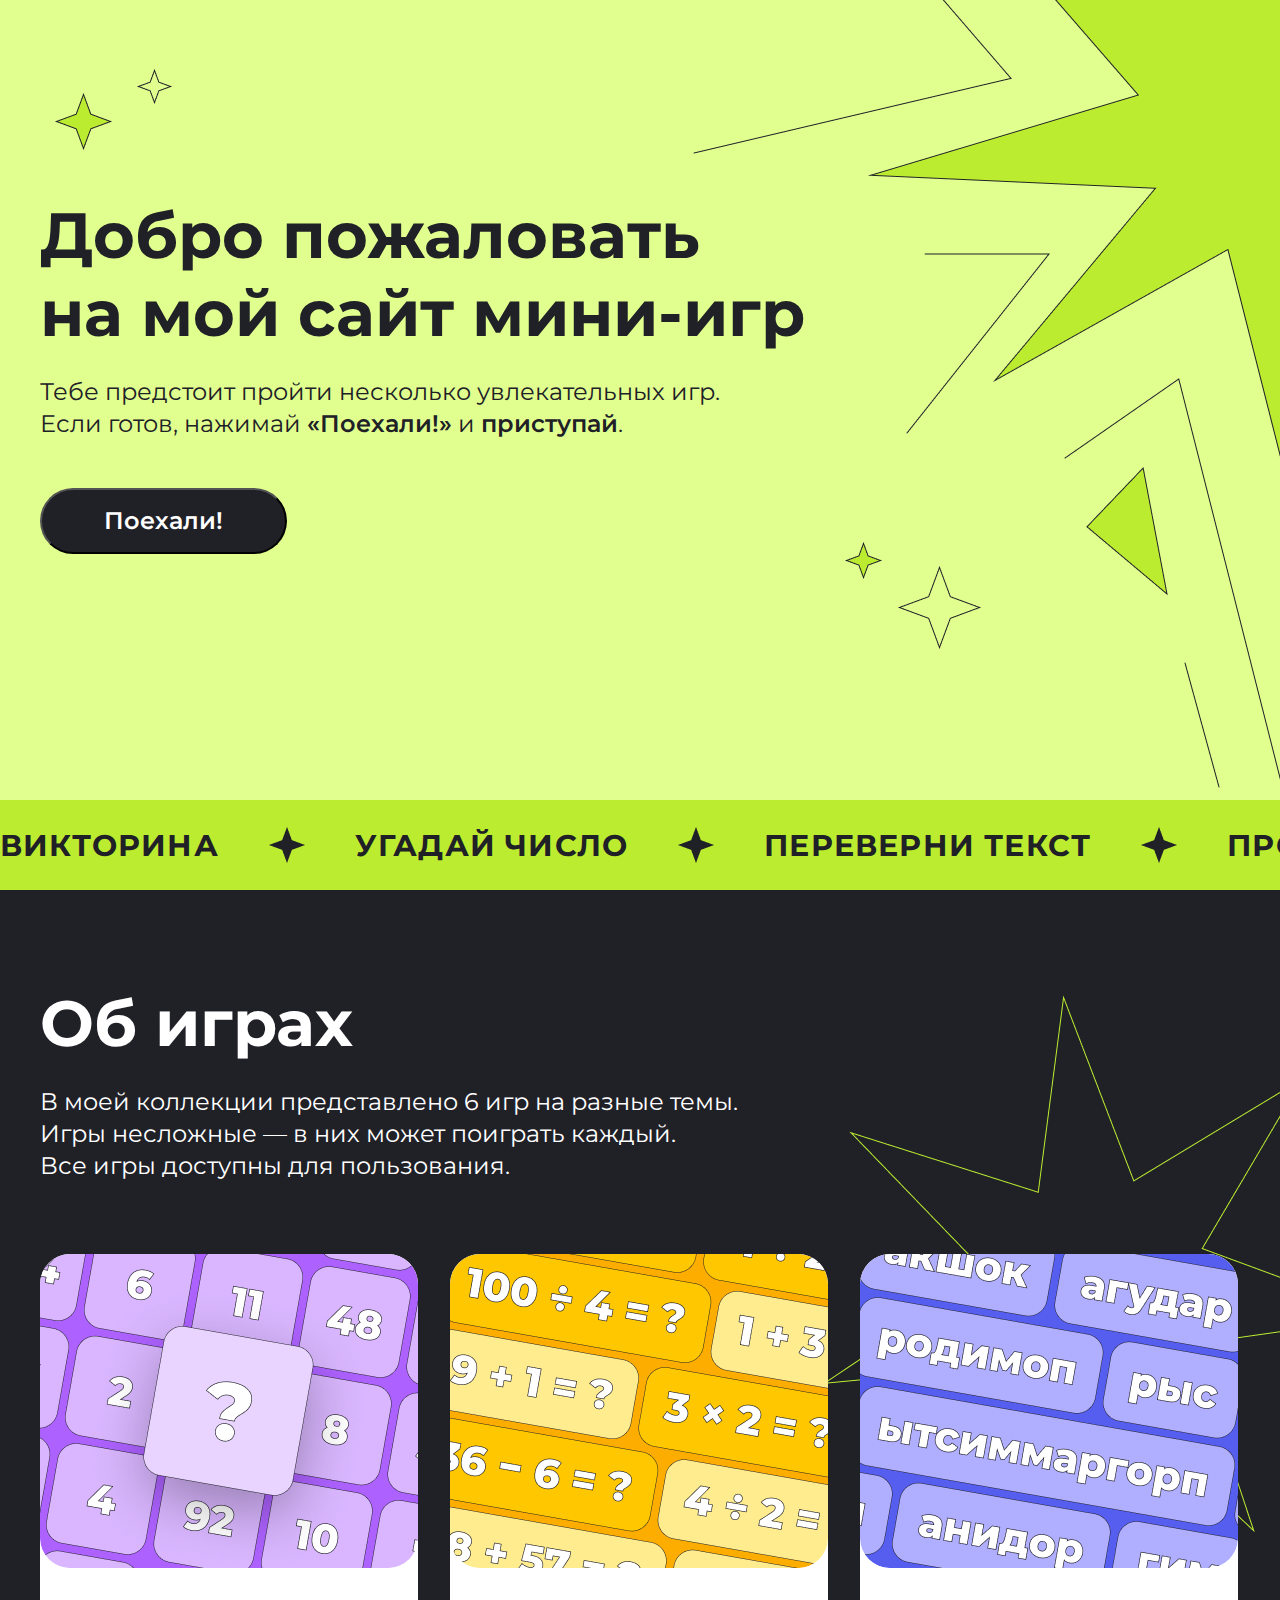
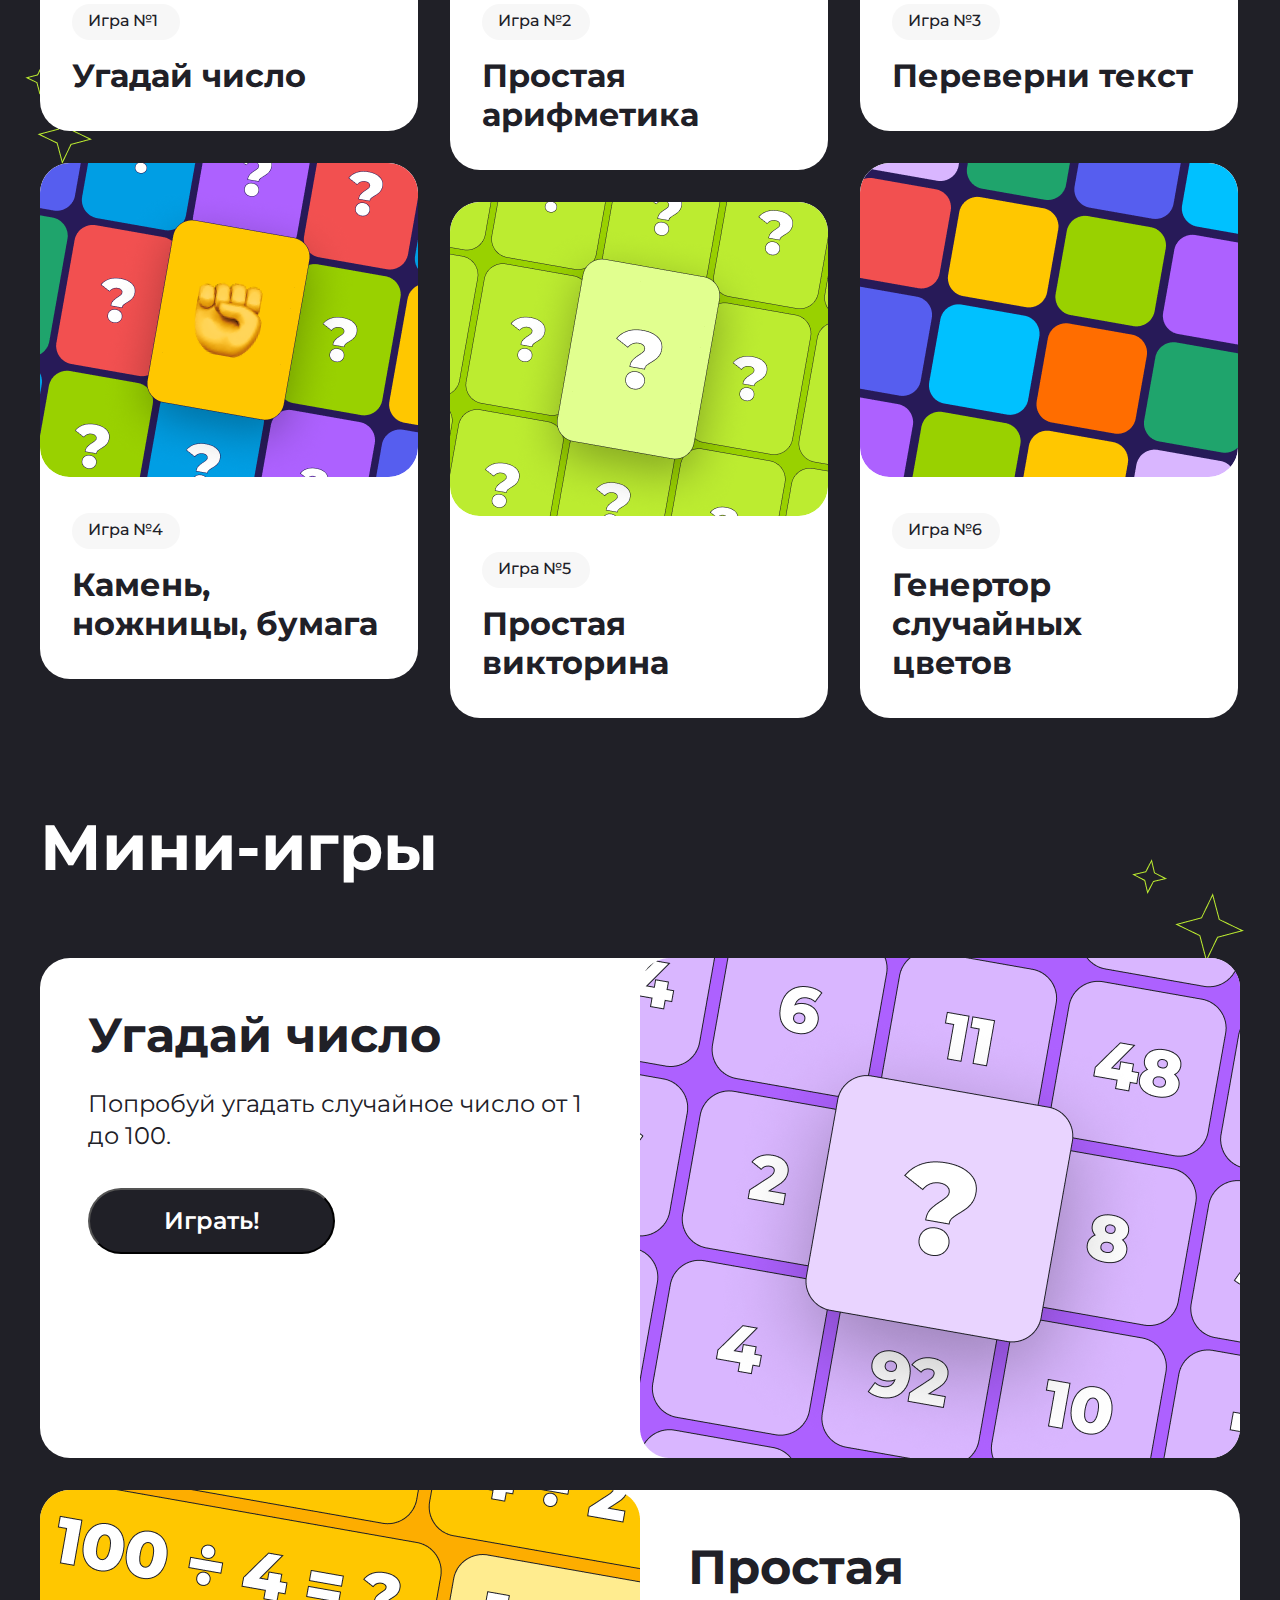
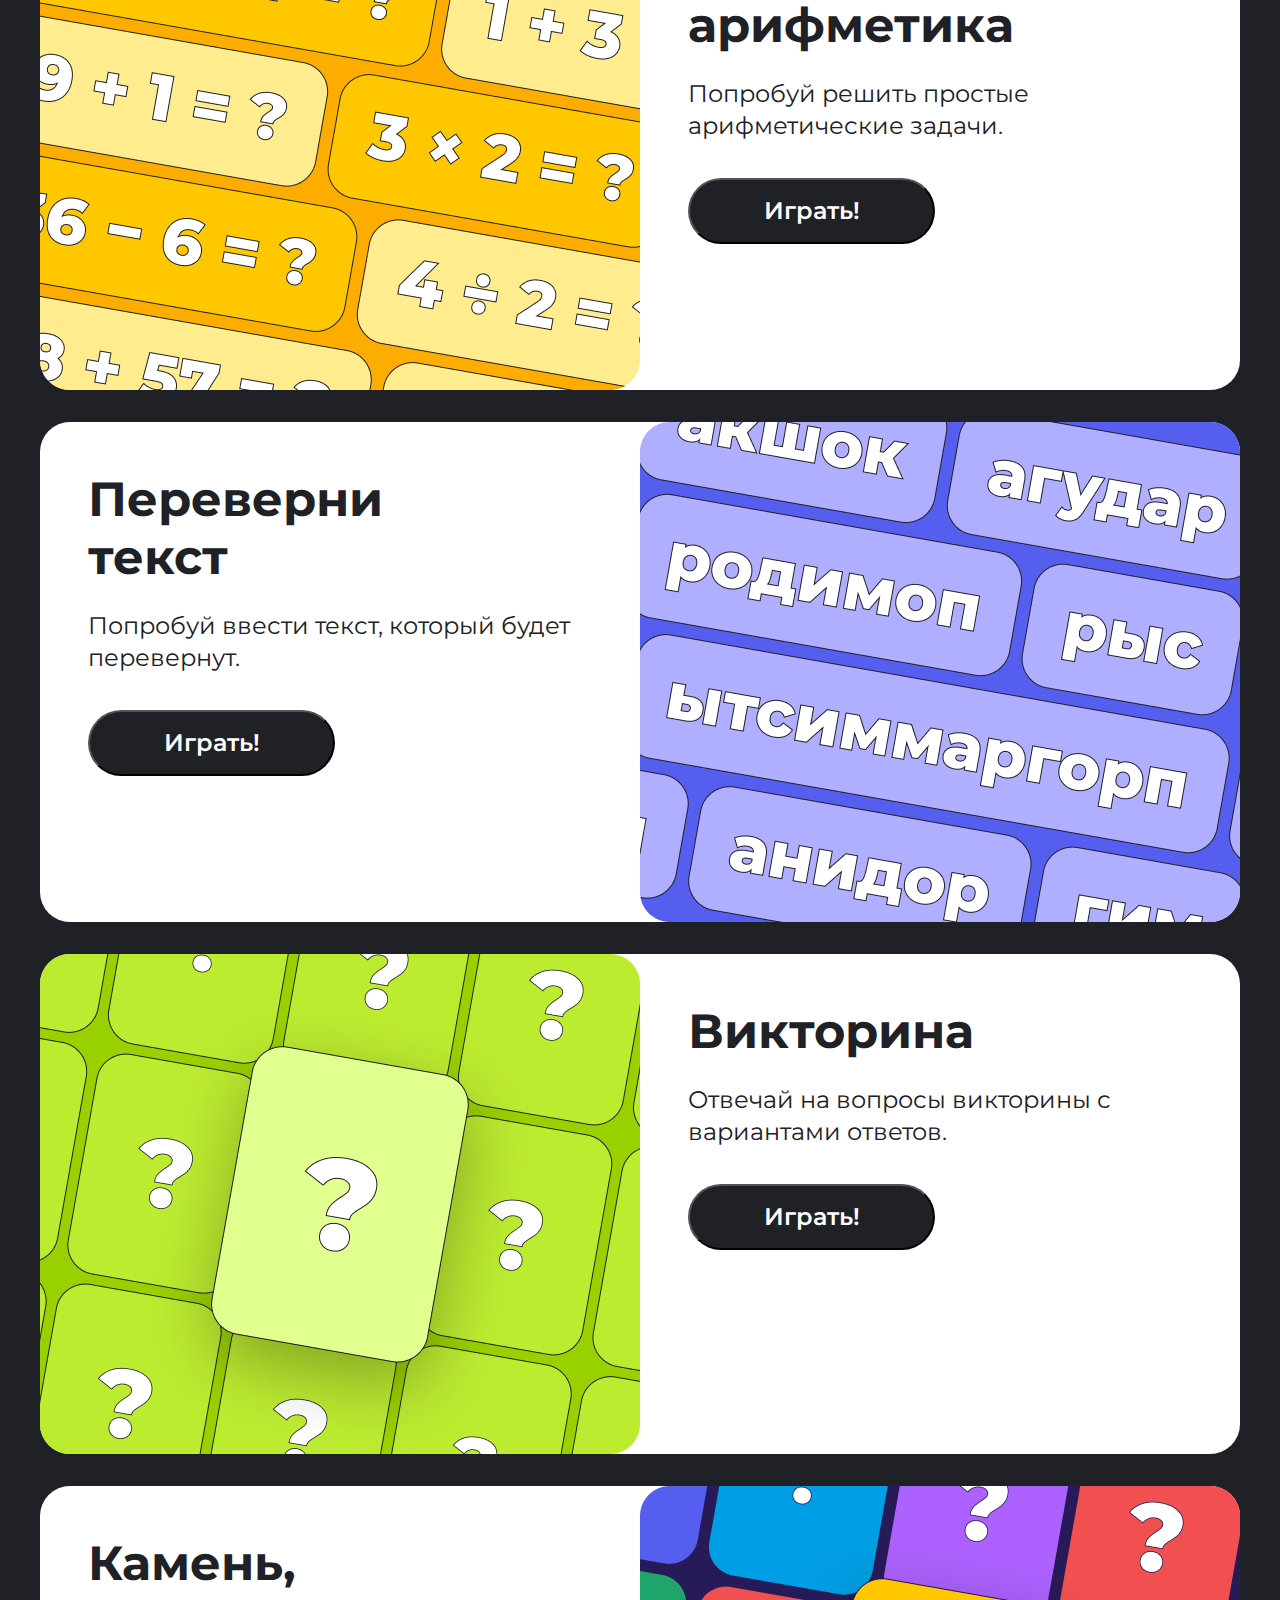
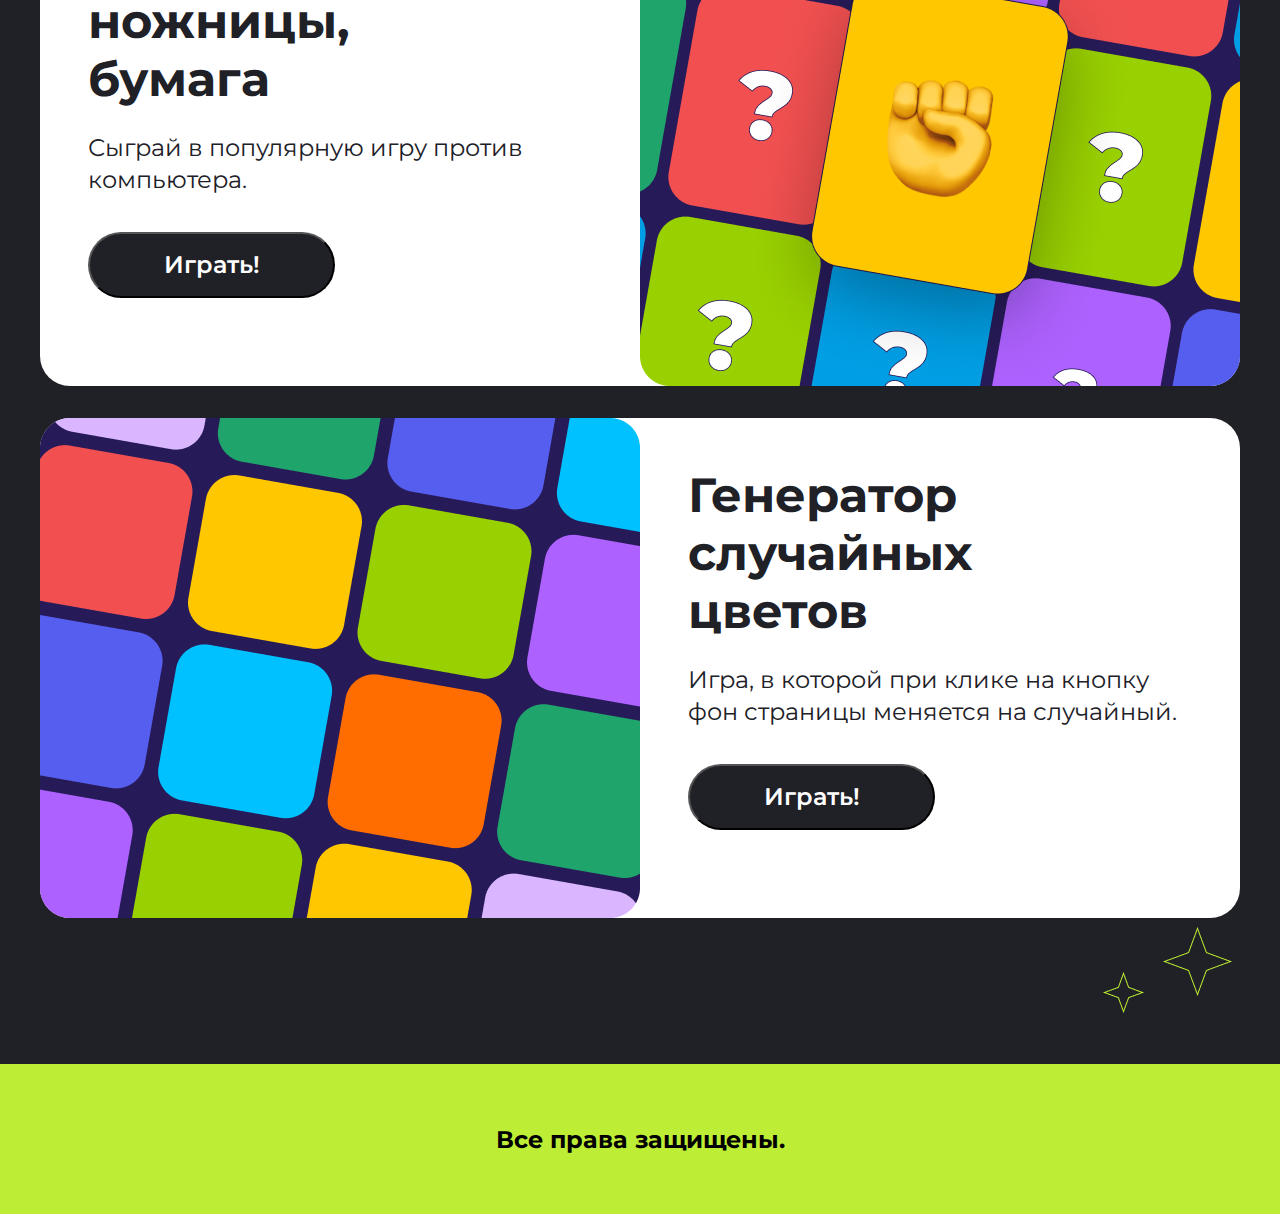
<file: index.html>
<!-- Changes -->


<!DOCTYPE html>
<html lang="en">

<head>
    <meta charset="UTF-8">
    <meta name="viewport" content="width=device-width, initial-scale=1.0">
    <link rel="preconnect" href="https://fonts.googleapis.com">
    <link rel="preconnect" href="https://fonts.gstatic.com" crossorigin>
    <link href="https://fonts.googleapis.com/css2?family=Montserrat:ital,wght@0,100..900;1,100..900&display=swap"
        rel="stylesheet">
    <link rel="stylesheet" href="style.css">
    <title>Homework1</title>
</head>

<body>
    <header class="header center">
        <h1 class="header__title">Добро пожаловать <br> на мой сайт мини-игр</h1>

        <h2 class="header__text">Тебе предстоит пройти несколько увлекательных игр. </h2>
        <h2 class="header__text">Если готов, нажимай <span class="header__text_big">«Поехали!»</span> и <span
                class="header__text_big">приступай</span>.</h2>

        <div class="header__desc">
            <h2 class="header__mob">Тебе предстоит пройти несколько увлекательных игр. Если готов, нажимай <span
                    class="header__mob_big">«Поехали!»</span> и <span class="header__mob_big">приступай</span>.</h2>
        </div>

        <div class="header__but">
            <form action="#About_game">
                <button id="goButton" class="header__button">Поехали!</button>
            </form>
        </div>
    </header>

    <div class="container">
        <div class="marquee">
            <div class="line">
                <h2 class="line_game">ВИКТОРИНА</h2>
                <img src="img/Star@2x.png" alt="star" class="line_star">
                <h2 class="line_game">УГАДАЙ ЧИСЛО</h2>
                <img src="img/Star@2x.png" alt="star" class="line_star">
                <h2 class="line_game">ПЕРЕВЕРНИ ТЕКСТ</h2>
                <img src="img/Star@2x.png" alt="star" class="line_star">
                <h2 class="line_game">ПРОСТАЯ АРИФМЕТИКА</h2>
                <img src="img/Star@2x.png" alt="star" class="line_star">
                <h2 class="line_game">КАМЕНЬ, НОЖНИЦЫ, БУМАГА</h2>
                <img src="img/Star@2x.png" alt="star" class="line_star">
                <h2 class="line_game">ГЕНЕРАТОР СЛУЧАЙНЫХ ЦВЕТОВ</h2>
                <img src="img/Star@2x.png" alt="star" class="line_star">
            </div>

        </div>
    </div>

    <section class="box center">
        <h2 class="box__title" id="About_game">Об играх</h2>
        <p class="box__text">В моей коллекции представлено 6 игр на разные темы. <br>
            Игры несложные — в них может поиграть каждый. <br>
            Все игры доступны для пользования.</p>

        <div class="box__game">
            <div class="box__game_big">

                <a href="#game_1" class="box__content js-scroll-to">
                    <img src="img/game_1.png" alt="Game" class="box__content-img">
                    <p class="box__content-name">Игра №1</p>
                    <p class="box__content-text">Угадай число</p>
                </a>

                <a href="#game_5" class="box__content js-scroll-to">
                    <img src="img/game_4.png" alt="Game" class="box__content-img">
                    <p class="box__content-name">Игра №4</p>
                    <p class="box__content-text">Камень, ножницы, бумага</p>
                </a>
            </div>

            <div class="box__game_big">
                <a href="#game_2" class="box__content js-scroll-to">
                    <img src="img/game_2.png" alt="Game" class="box__content-img">
                    <p class="box__content-name">Игра №2</p>
                    <p class="box__content-text">Простая арифметика</p>
                </a>

                <a href="#game_4" class="box__content js-scroll-to">
                    <img src="img/game_5.png" alt="Game" class="box__content-img">
                    <p class="box__content-name">Игра №5</p>
                    <p class="box__content-text">Простая викторина</p>
                </a>
            </div>

            <div class="box__game_big">
                <a href="#game_3" class="box__content js-scroll-to">
                    <img src="img/game_3.png" alt="Game" class="box__content-img">
                    <p class="box__content-name">Игра №3</p>
                    <p class="box__content-text">Переверни текст</p>
                </a>

                <a href="#game_6" class="box__content js-scroll-to">
                    <img src="img/game_6.png" alt="Game" class="box__content-img">
                    <p class="box__content-name">Игра №6</p>
                    <p class="box__content-text">Генертор случайных цветов</p>
                </a>
            </div>
        </div>
    </section>

    <section class="holder center">
        <h2 class="holder__title" id="About_game">Мини-игры</h2>
        <div class="holder__box">

            <div class="holder__content">
                <img src="img/game_1_big.png" alt="Game" class="holder__content_img">
                <div class="holder__content_box" id="game_1">
                    <p class="holder__content_name">Угадай число</p>
                    <p class="holder__content_text">Попробуй угадать случайное число от 1 до 100.</p>
                    <form class="holder__btn">
                        <button id="start-btn" onclick="startGame()" class="holder__button">Играть!</button>
                        <div id="result"></div>
                    </form>
                </div>
            </div>

            <div class="holder__content_back">
                <img src="img/game_2_big.png" alt="Game" class="holder__content_img">
                <div class="holder__content_box" id="game_2">
                    <p class="holder__content_name">Простая арифметика</p>
                    <p class="holder__content_text">Попробуй решить простые арифметические задачи.</p>
                    <form>
                        <button onclick="simpleNumbers()" class="holder__button">Играть!</button>
                    </form>
                </div>
            </div>

            <div class="holder__content">
                <img src="img/game_3_big.png" alt="Game" class="holder__content_img">
                <div class="holder__content_box" id="game_3">
                    <p class="holder__content_name">Переверни текст</p>
                    <p class="holder__content_text">Попробуй ввести текст, который будет перевернут.</p>
                    <form>
                        <button onclick="inputText()" class="holder__button">Играть!</button>
                    </form>
                </div>
            </div>

            <div class="holder__content_back">
                <img src="img/game_4_big.png" alt="Game" class="holder__content_img">
                <div class="holder__content_box" id="game_4">
                    <p class="holder__content_name">Викторина</p>
                    <p class="holder__content_text">Отвечай на вопросы викторины с вариантами ответов.</p>
                    <form>
                        <button onclick="quiz()" class="holder__button">Играть!</button>
                    </form>
                </div>
            </div>

            <div class="holder__content">
                <img src="img/game_5_big.png" alt="Game" class="holder__content_img">
                <div class="holder__content_box" id="game_5">
                    <p class="holder__content_name">Камень, ножницы, бумага</p>
                    <p class="holder__content_text">Сыграй в популярную игру против компьютера.</p>
                    <form>
                        <button onclick="rockScissorsPaper()" class="holder__button">Играть!</button>
                    </form>
                </div>
            </div>


            <div class="holder__content_back" id="randomColor">
                <img src="img/game_6_big.png" alt="Game" class="holder__content_img">
                <div class="holder__content_box" id="game_6">
                    <p class="holder__content_name">Генератор случайных цветов</p>
                    <p class="holder__content_text">Игра, в которой при клике на кнопку фон страницы меняется на
                        случайный.</p>
                    <form>
                        <button onclick="generateRandomColor()" class="holder__button">Играть!</button>
                    </form>
                </div>
            </div>
        </div>

    </section>

    <footer class="footer center">
        <p class="footer__text">Все права защищены.</p>
    </footer>

    <script src="checkNumber.js"></script>
    <script src="simpleNumbers.js"></script>
    <script src="inputText.js"></script>
    <script src="quiz.js"></script>
    <script src="rockScissorsPaper.js"></script>
    <script src="generateRandomColor.js"></script>

    <script>
        document.addEventListener('DOMContentLoaded', function () {
            const goButton = document.getElementById('goButton');

            if (goButton) {
                goButton.addEventListener('click', function (event) {
                    event.preventDefault(); 
                    const aboutGameSection = document.querySelector('#About_game'); 

                    if (aboutGameSection) {
                        aboutGameSection.scrollIntoView({ behavior: 'smooth' }); 
                    }
                });
            }
        });

        document.addEventListener('DOMContentLoaded', function () {
            const scrollLinks = document.querySelectorAll('.js-scroll-to');

            scrollLinks.forEach(link => {
                link.addEventListener('click', function (event) {
                    event.preventDefault();
                    const target = this.getAttribute('href'); 
                    const sectionToScroll = document.querySelector(target);

                    if (sectionToScroll) {
                        sectionToScroll.scrollIntoView({
                            behavior: 'smooth'
                        });
                    }
                });
            });
        });
    </script>

</body>

</html>
</file>
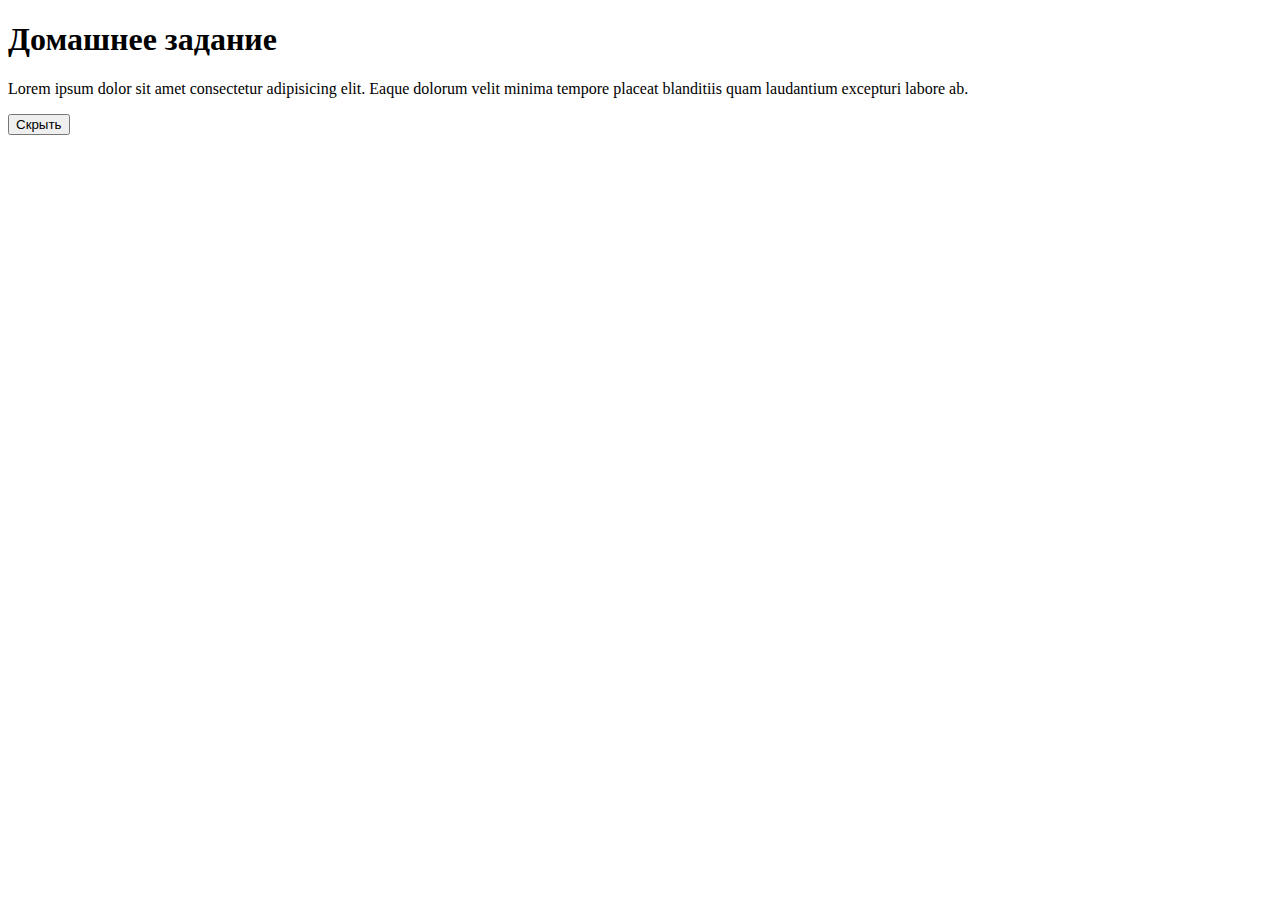
<file: hw-9-1.html>
<!DOCTYPE html>
<html lang="en">

<head>
    <meta charset="UTF-8">
    <meta name="viewport" content="width=device-width, initial-scale=1.0">
    <title>Document</title>
    <style>
        .title_info {
            display: none;
        }

        </style>
</head>

<body>

    <h1 class="title">Домашнее задание</h1>
    <p class="text">Lorem ipsum dolor sit amet consectetur adipisicing elit. Eaque dolorum velit minima tempore placeat
        blanditiis quam laudantium excepturi labore ab.</p>
    <button class="btn">Скрыть</button>

    <script>
        const titleEl = document.querySelector('.title');
        const btnEl = document.querySelector('.btn');

        btnEl.addEventListener('click', function () {  //работа при нажатии на кнопку
            titleEl.classList.toggle('title_info');   //remove - удаление  toggle - переключение  add - добавление
        });

    </script>

</body>

</html>
</file>
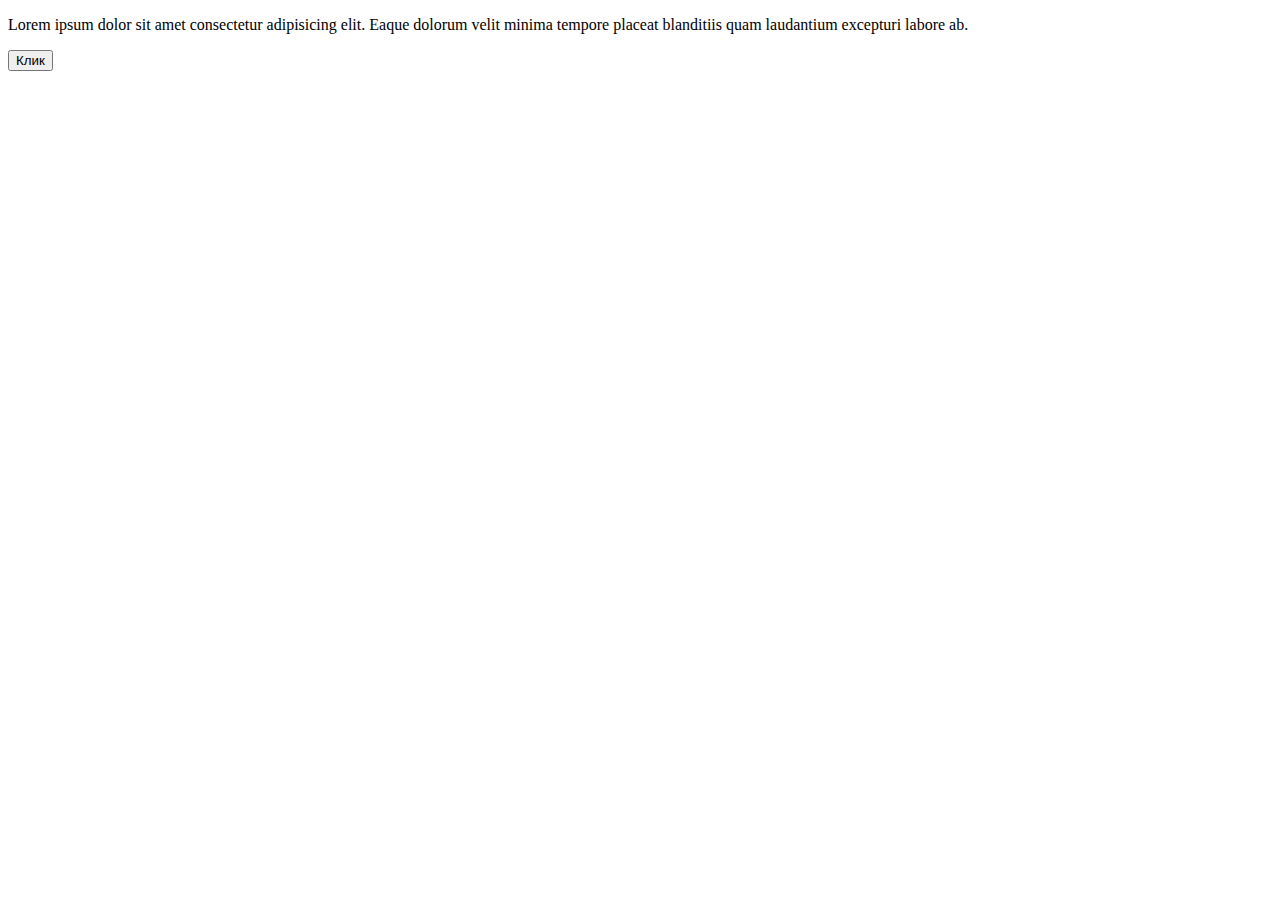
<file: hw-9-2.html>
<!DOCTYPE html>
<html lang="en">

<head>
    <meta charset="UTF-8">
    <meta name="viewport" content="width=device-width, initial-scale=1.0">
    <title>Document</title>
</head>

<body>
    <p class="text">Lorem ipsum dolor sit amet consectetur adipisicing elit. Eaque dolorum velit minima tempore placeat
        blanditiis quam laudantium excepturi labore ab.</p>
    <button class="btn">Клик</button>

    <script>
        const textEl = document.querySelector('.text');
        const btnEl = document.querySelector('.btn');

        btnEl.addEventListener('click', function () {  //работа при нажатии на кнопку
            textEl.style.color = 'blue'                //изменение цвета текста после клика
        });

    </script>

</body>

</html>
</file>
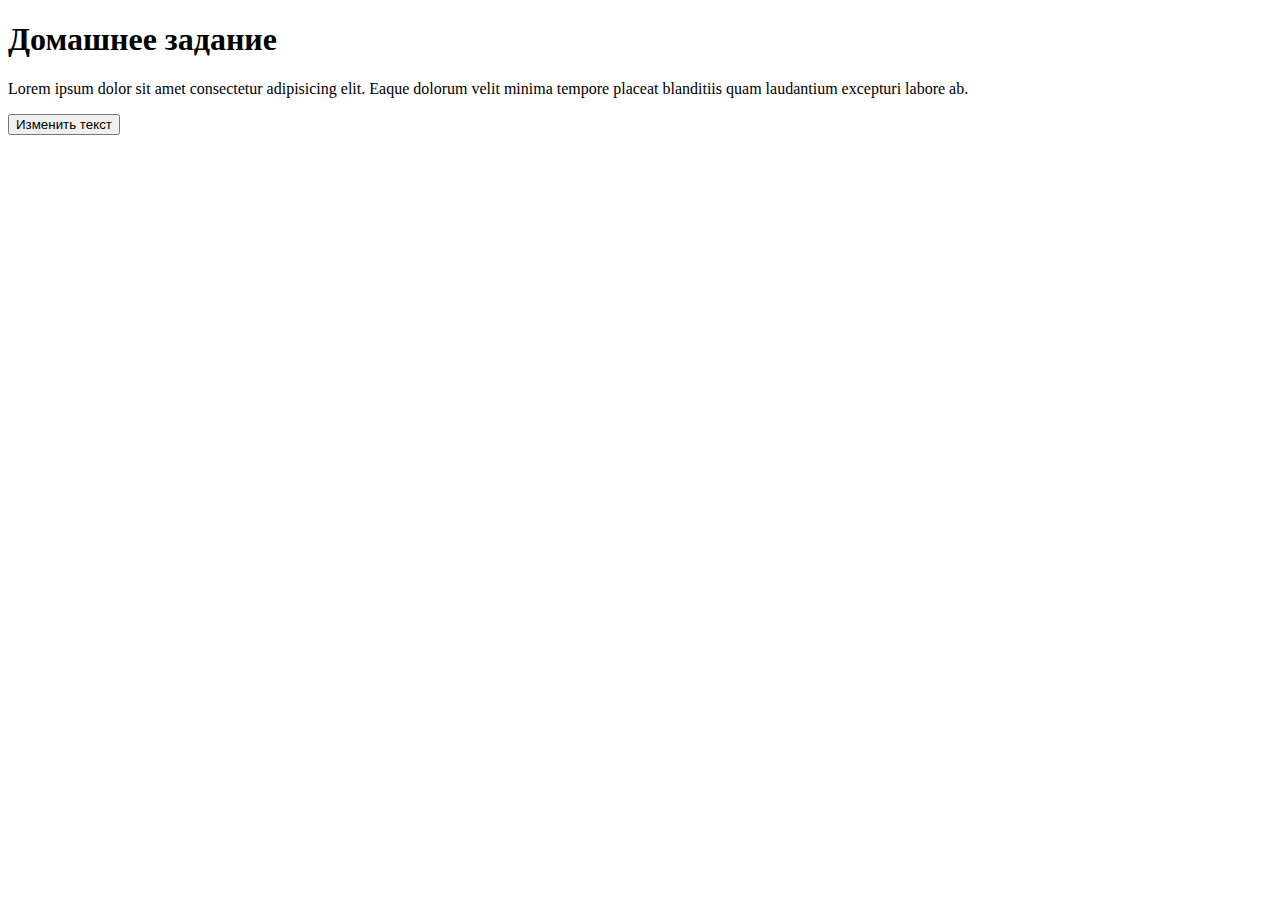
<file: hw-9-3.html>
<!DOCTYPE html>
<html lang="en">

<head>
    <meta charset="UTF-8">
    <meta name="viewport" content="width=device-width, initial-scale=1.0">
    <title>Document</title>
</head>

<body>

    <h1 class="title">Домашнее задание</h1>
    <p class="text">Lorem ipsum dolor sit amet consectetur adipisicing elit. Eaque dolorum velit minima tempore placeat
        blanditiis quam laudantium excepturi labore ab.</p>
    <button class="btn">Изменить текст</button>

    <script>
        const titleEl = document.querySelector('.title');
        const btnEl = document.querySelector('.btn');

        btnEl.addEventListener('click', function () {  //работа при нажатии на кнопку
            titleEl.textContent = 'Привет, мир!'   // изменение текста после клика
        });

    </script>

</body>

</html>
</file>
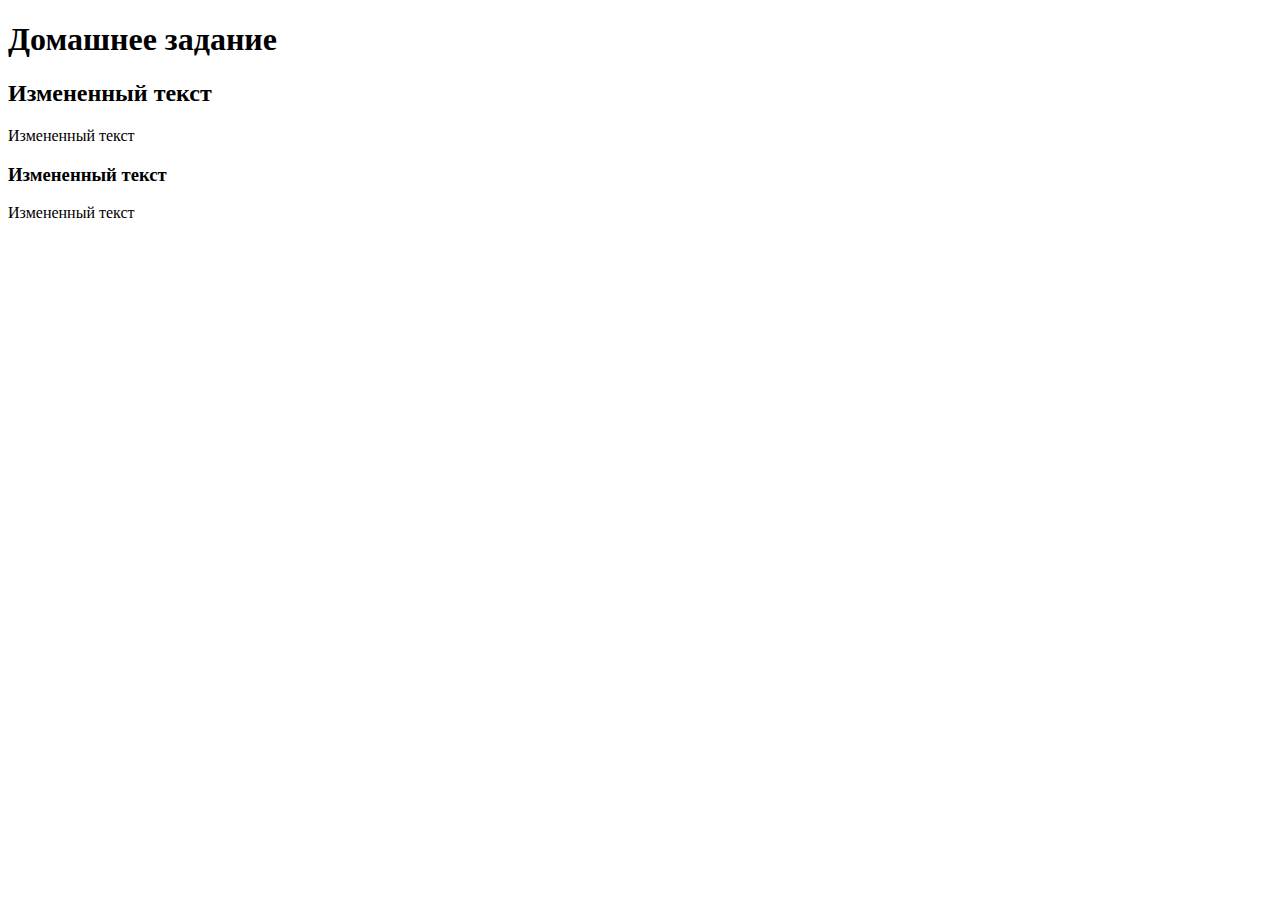
<file: hw-9-4.html>
<!DOCTYPE html>
<html lang="en">

<head>
    <meta charset="UTF-8">
    <meta name="viewport" content="width=device-width, initial-scale=1.0">
    <title>Document</title>

</head>

<body>

    <h1 class="title">Домашнее задание</h1>
    <h2 class="description">Если скажет плохой дядя:</h2>
    <p class="description">- В browser-е не нужен DOM,</p>
    <h3 class="description">Обращайся к санитарам -</h3>
    <p class="description">Пусть везут его в дурдом.</p>

    <script>
   let elements = document.querySelectorAll('.description'); // Находим все элементы с классом 'description'
       
        elements.forEach(element => {   // Перебираем каждый элемент и меняем его текст
            element.textContent = 'Измененный текст';
        });
    </script>

</body>

</html>
</file>
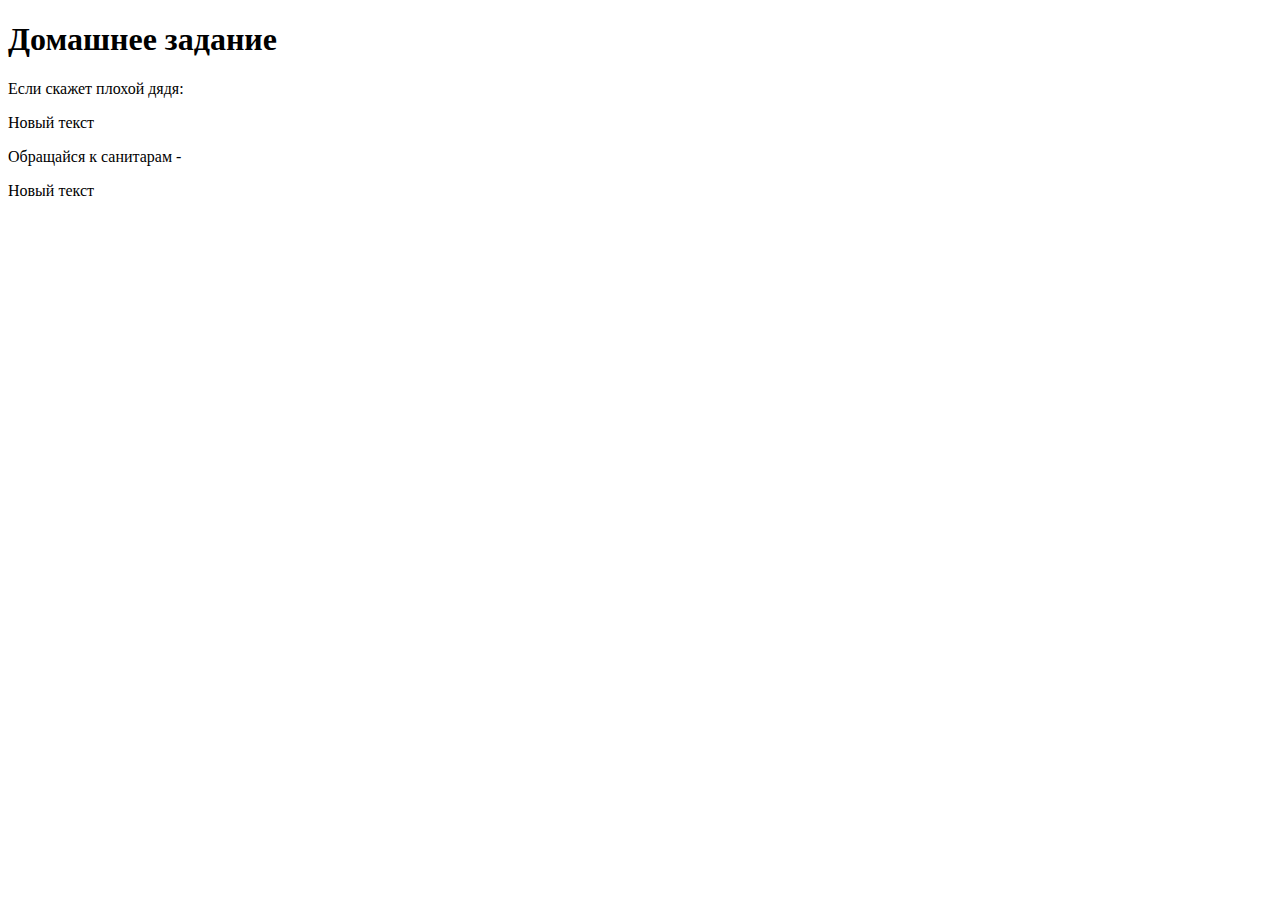
<file: hw-9-5.html>
<!DOCTYPE html>
<html lang="en">

<head>
    <meta charset="UTF-8">
    <meta name="viewport" content="width=device-width, initial-scale=1.0">
    <title>Document</title>
</head>

<body>
    <h1 class="title">Домашнее задание</h1>
    <p class="first_line">Если скажет плохой дядя:</p>
    <p class="description">- В browser-е не нужен DOM,</p>
    <p class="third_line">Обращайся к санитарам -</p>
    <p class="description">Пусть везут его в дурдом.</p>

    <script>
        let elements = document.querySelectorAll('.description'); // Находим все элементы с классом 'description'

        elements.forEach(element => {   // Перебираем каждый элемент и меняем его текст
            element.textContent = 'Новый текст';
        });
    </script>


</body>

</html>
</file>
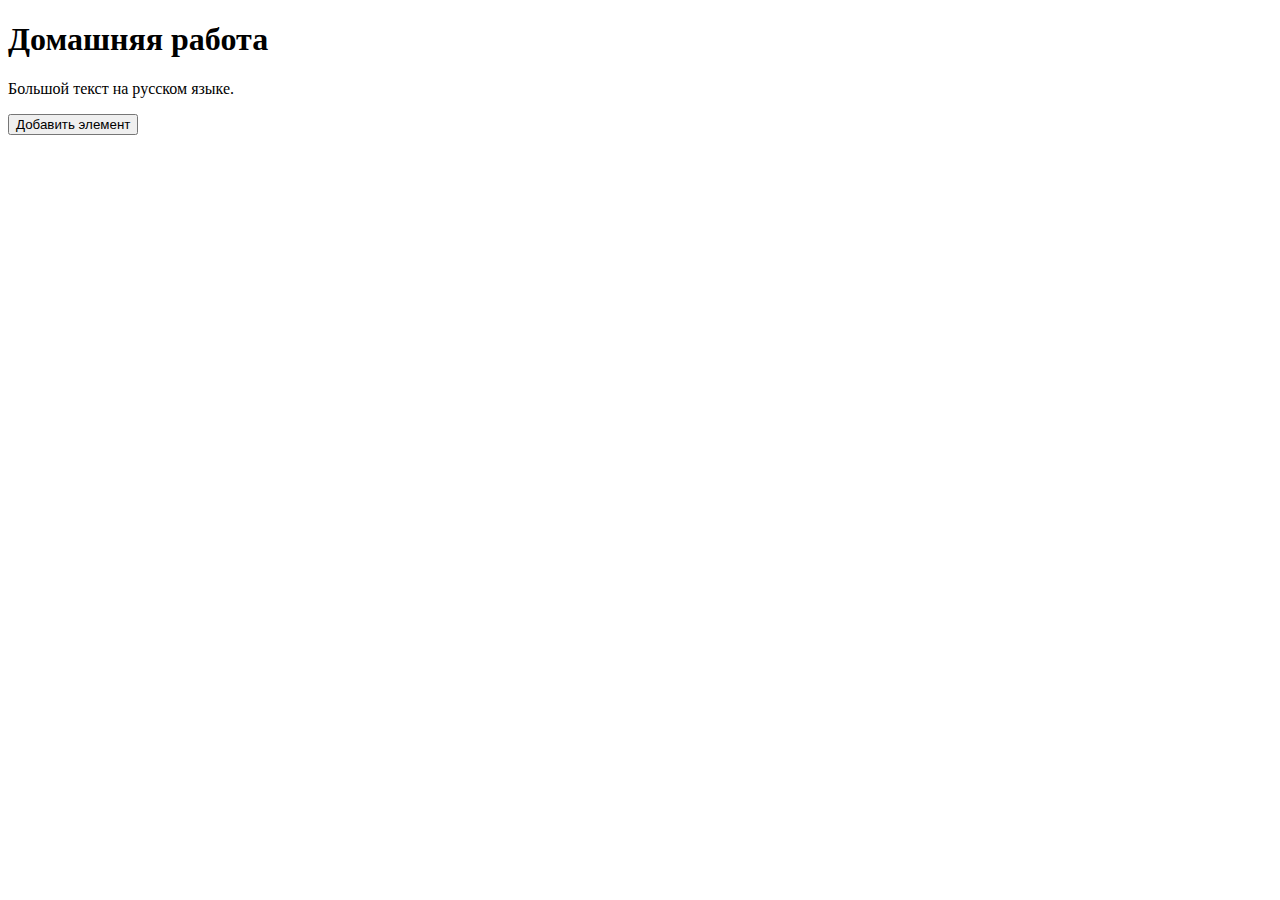
<file: hw-9-6.html>
<!DOCTYPE html>
<html lang="en">

<head>
    <meta charset="UTF-8">
    <meta name="viewport" content="width=device-width, initial-scale=1.0">
    <title>Document</title>
</head>

<body>

    <h1 class="title">Домашняя работа</h1>
    <p class="text-info">Большой текст на русском языке.</p>
    <div class="content"></div>
    <button class="btn">Добавить элемент</button>

    <script>
        const btnEl = document.querySelector('.btn');

        btnEl.addEventListener('click', function () { 
            const newP = document.createElement('p');
            newP.textContent = 'Новый абзац';
            document.body.appendChild(newP);
        });
    </script>

</body>

</html>
</file>
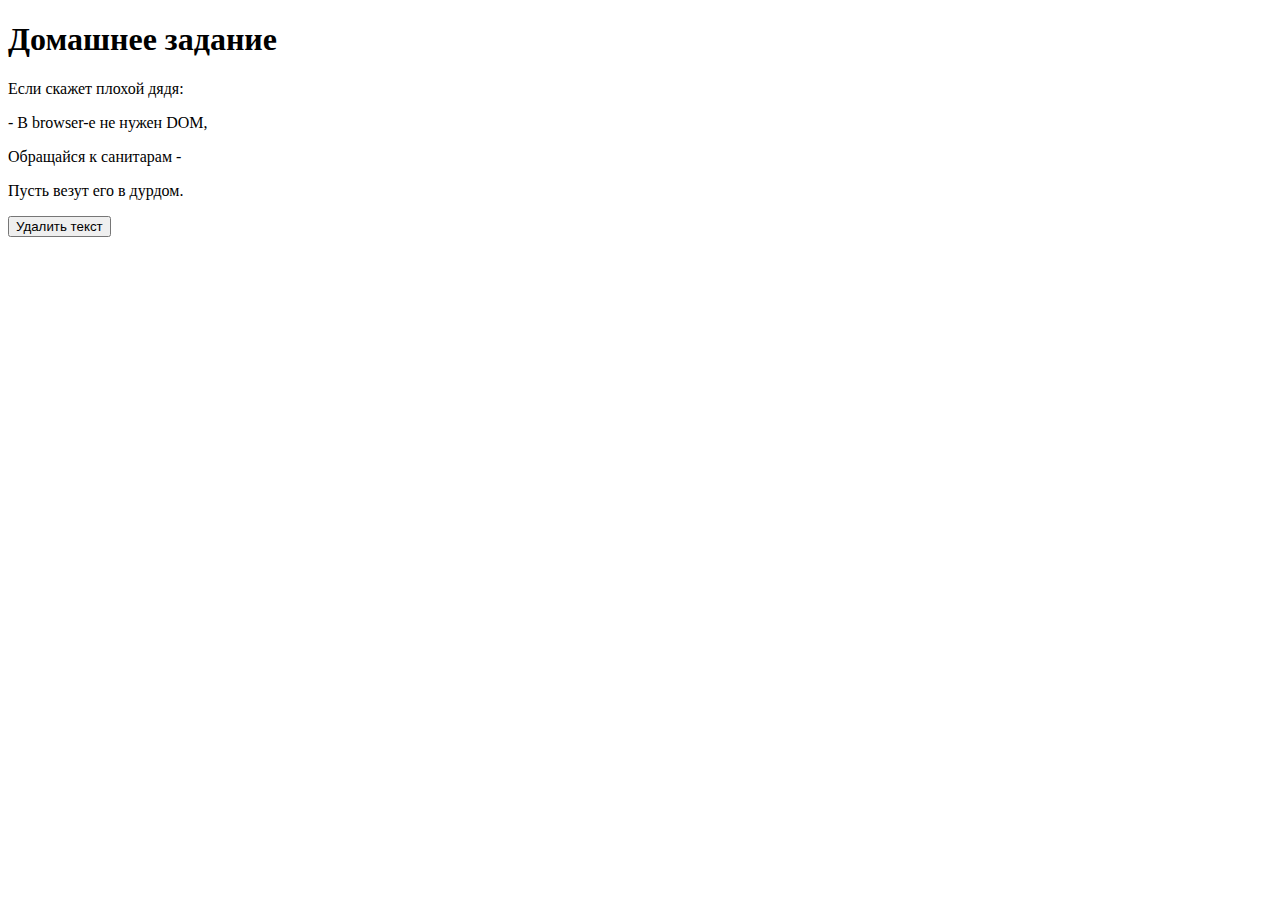
<file: hw-9-7.html>
<!DOCTYPE html>
<html lang="en">

<head>
    <meta charset="UTF-8">
    <meta name="viewport" content="width=device-width, initial-scale=1.0">
    <title>Document</title>
 
</head>

<body>

    <h1 class="title">Домашнее задание</h1>
    <p class="description">Если скажет плохой дядя:</p>
    <p class="description">- В browser-е не нужен DOM,</p>
    <p class="description">Обращайся к санитарам -</p>
    <p class="description">Пусть везут его в дурдом.</p>
    <button class="btn-remove">Удалить текст</button>

    <script>
        const descriptionEl = document.querySelector('.description');
        const btnRemoveEl = document.querySelector('.btn-remove');

        btnRemoveEl.addEventListener('click', function (e) {
            const textInfoEl = document.querySelector('.description');  //указание строки
            textInfoEl.remove();            // удаление строки
        });
    </script>

</body>

</html>
</file>
<file: style.css>
* {
  margin: 0;
  padding: 0;
}

body {
  font-family: "Montserrat", sans-serif;
  scroll-behavior: smooth;
}

.center {
  padding-left: calc(50% - 600px);
  padding-right: calc(50% - 600px);
}

.header {
  height: 800px;
  background-color: #E1FF8F;
  background-image: url(img/header_star.png), url(img/Star_2.png), url(img/Star_3.png), url(img/Star_4.png), url(img/Star_5.png);
  background-repeat: no-repeat;
  background-position: top right, 4.5% 12.5%, 11% 9%, 75% 79%, 68% 71%;
}
.header__title {
  font-weight: 700;
  font-size: 64px;
  line-height: 78px;
  color: #202027;
  padding-top: 196px;
  padding-bottom: 24px;
}
.header__text {
  font-weight: 400;
  font-size: 24px;
  line-height: 32px;
  color: #202027;
}
.header__text_big {
  font-weight: 600;
}
.header__mob {
  display: none;
}
.header__but {
  padding-top: 48px;
}
.header__button {
  background: #202027;
  border-radius: 60px;
  width: 247px;
  height: 66px;
  color: #FFFFFF;
  font-weight: 600;
  font-size: 24px;
  line-height: 34px;
  font-family: "Montserrat";
  transition: background 0.3s ease-in-out, color 0.3s ease-in-out;
}
.header__button:hover {
  background: #FFFFFF;
  color: #202027;
}

.container {
  width: 100%;
  overflow: hidden;
  background-color: #BCEC30;
  color: #202027;
  height: 90px;
  position: relative;
}

.marquee {
  display: flex;
  align-items: center;
  animation: marquee 10s linear infinite;
}

.line {
  display: inline-flex;
  align-items: center;
}
.line_game {
  margin-right: 50px;
  font-size: 30px;
  font-weight: 700;
  line-height: 33px;
  letter-spacing: 0.04em;
  text-align: left;
  text-underline-position: from-font;
  -webkit-text-decoration-skip-ink: none;
          text-decoration-skip-ink: none;
  text-transform: uppercase;
  white-space: nowrap;
  margin-top: 27px;
}
.line_star {
  width: 36px;
  height: 36px;
  margin-right: 50px;
  margin-top: 27px;
}

@keyframes marquee {
  0% {
    transform: translateX(10%);
  }
  100% {
    transform: translateX(-150%);
  }
}
.box {
  position: relative;
  background-color: #202027;
  padding-bottom: 90px;
  background-image: url(img/Star_1.png), url(img/Star_11.png), url(img/Star_12.png);
  background-repeat: no-repeat;
  background-position: 100% 11%, 2% 52%, 3% 56%;
}
.box__title {
  font-weight: 700;
  font-size: 64px;
  line-height: 78px;
  color: #FFFFFF;
  padding-top: 94px;
  padding-bottom: 24px;
}
.box__text {
  font-weight: 400;
  font-size: 24px;
  line-height: 32px;
  color: #FFFFFF;
}
.box__game {
  display: flex;
  flex-wrap: wrap;
  gap: 32px;
  padding-top: 72px;
}
.box__game_big {
  display: flex;
  flex-wrap: wrap;
  flex-direction: column;
  gap: 32px;
}
.box__content {
  background-color: #FFFFFF;
  border-radius: 30px;
  width: 378px;
  z-index: 1;
  text-decoration: none;
}
.box__content:hover {
  transform: scale(1.09);
  transition: transform 0.3s ease-in-out;
}
.box__content-img {
  border-radius: 30px;
}
.box__content-name {
  background: #F7F7F7;
  box-sizing: border-box;
  border-radius: 58px;
  width: 108px;
  height: 36px;
  margin-left: 32px;
  margin-top: 32px;
  font-weight: 500;
  font-size: 16px;
  line-height: 17px;
  color: #202027;
  padding-top: 8px;
  padding-left: 16px;
}
.box__content-text {
  font-weight: 700;
  font-size: 32px;
  line-height: 39px;
  color: #202027;
  padding-top: 16px;
  padding-left: 32px;
  padding-right: 40px;
  padding-bottom: 36px;
}

.holder {
  position: relative;
  background-color: #202027;
  padding-bottom: 114px;
  background-image: url(img/Star_6.png), url(img/Star_7.png), url(img/Star_8.png), url(img/Star_10.png);
  background-repeat: no-repeat;
  background-position: 97% 2.5%, 91% 1.5%, 96% 98%, 89% 98.5%;
}
.holder__title {
  font-weight: 700;
  font-size: 64px;
  line-height: 78px;
  color: #FFFFFF;
  padding-bottom: 72px;
}
.holder__content {
  background-color: #FFFFFF;
  border-radius: 30px;
  max-width: 1200px;
  margin-bottom: 32px;
  display: flex;
  flex-direction: row-reverse;
}
.holder__content_back {
  background-color: #FFFFFF;
  border-radius: 30px;
  max-width: 1200px;
  margin-bottom: 32px;
  display: flex;
  flex-direction: row;
}
.holder__content_img {
  width: 600px;
}
.holder__content_name {
  font-weight: 700;
  font-size: 48px;
  line-height: 58px;
  color: #202027;
  padding-top: 48px;
  padding-left: 48px;
  width: 400px;
}
.holder__content_text {
  font-weight: 400;
  font-size: 24px;
  line-height: 32px;
  color: #202027;
  padding-top: 24px;
  padding-left: 48px;
  padding-right: 48px;
  padding-bottom: 36px;
}
.holder__button {
  background: #202027;
  border-radius: 60px;
  width: 247px;
  height: 66px;
  margin-left: 48px;
  color: #FFFFFF;
  font-weight: 600;
  font-size: 24px;
  line-height: 34px;
  font-family: "Montserrat";
  transition: background 0.3s ease-in-out, color 0.3s ease-in-out;
}
.holder__button:hover {
  background: #FFFFFF;
  color: #202027;
}

.footer {
  height: 150px;
  background-color: #BDED35;
}
.footer__text {
  font-weight: bold;
  font-size: 24px;
  line-height: 29px;
  color: #000000;
  text-align: center;
  padding-top: 61px;
}

@media (max-width: 1024px) {
  .center {
    padding-left: calc(50% - 450px);
    padding-right: calc(50% - 450px);
  }
  .box {
    padding-bottom: 30px;
    background-position: 120% 6%, 2% 52%, 3% 56%;
  }
  .box__title {
    font-size: 52px;
    line-height: 64px;
    padding-top: 38px;
    padding-bottom: 38px;
  }
  .box__text {
    font-size: 16px;
    line-height: 28px;
  }
  .box__game {
    gap: 28px;
    padding-top: 38px;
  }
  .box__content {
    width: 280px;
  }
  .box__content-img {
    width: 280px;
  }
  .box__content-name {
    padding-top: 32px;
    padding-left: 32px;
  }
  .box__content-text {
    font-size: 24px;
    line-height: 30px;
    padding-top: 20px;
    padding-left: 32px;
    padding-right: 32px;
    padding-bottom: 36px;
  }
  .holder {
    padding-bottom: 80px;
  }
  .holder__title {
    font-size: 52px;
    line-height: 64px;
    padding-bottom: 64px;
  }
  .holder__content {
    width: 900px;
  }
  .holder__content_back {
    width: 900px;
  }
  .holder__content_img {
    width: 450px;
  }
  .holder__content_name {
    font-weight: 700;
    font-size: 40px;
    line-height: 45px;
    padding-top: 40px;
    padding-left: 40px;
    width: 350px;
  }
  .holder__content_text {
    font-weight: 400;
    font-size: 20px;
    line-height: 26px;
    padding-top: 20px;
    padding-left: 48px;
    padding-right: 48px;
    padding-bottom: 20px;
  }
  .footer {
    height: 125px;
  }
  .footer__text {
    font-size: 20px;
    line-height: 24px;
    padding-top: 50px;
  }
}
@media (min-width: 768px) and (max-width: 833px) {
  .center {
    padding-left: 24px;
    padding-right: 24px;
  }
  .header {
    text-align: center;
  }
  .box {
    display: none;
  }
  .holder {
    padding-bottom: 48px;
    background-image: none;
  }
  .holder__box {
    display: flex;
    gap: 24px;
    flex-wrap: wrap;
  }
  .holder__title {
    font-weight: 700;
    font-size: 40px;
    line-height: 48px;
    padding-top: 48px;
    padding-bottom: 48px;
  }
  .holder__content {
    border-radius: 30px;
    width: 343px;
    margin-bottom: 24px;
    display: flex;
    flex-direction: column;
  }
  .holder__content_back {
    border-radius: 30px;
    width: 343px;
    margin-bottom: 24px;
    display: flex;
    flex-direction: column;
  }
  .holder__content_box {
    margin-bottom: 32px;
  }
  .holder__content_img {
    width: 343px;
    height: 285px;
  }
  .holder__content_name {
    font-weight: 700;
    font-size: 32px;
    line-height: 39px;
    padding-top: 29px;
    padding-left: 29px;
    padding-right: 29px;
    width: 285px;
  }
  .holder__content_text {
    font-weight: 400;
    font-size: 16px;
    line-height: 19px;
    padding-top: 16px;
    padding-left: 29px;
    padding-right: 64px;
    padding-bottom: 32px;
  }
  .holder__button {
    border-radius: 60px;
    width: 285px;
    height: 55px;
    margin-left: 29px;
    font-size: 16px;
    line-height: 22px;
    font-family: "Montserrat";
  }
  .holder__button:hover {
    background: #FFFFFF;
    color: #202027;
  }
}
@media (max-width: 767px) {
  .center {
    padding-left: 16px;
    padding-right: 16px;
  }
  .header {
    height: 700px;
    background-image: url(img/header_star_mob.png), url(img/Star_2.png), url(img/Star_3.png), url(img/Star_4.png), url(img/Star_5.png);
    background-repeat: no-repeat;
    background-size: auto, 35px, 21px, 39px, 18px;
    background-position: top right, 11% 15%, 25% 10%, 90% 88%, 76% 82%;
  }
  .header__title {
    font-weight: 700;
    font-size: 40px;
    line-height: 48px;
    text-align: center;
    padding-top: 147px;
    padding-bottom: 24px;
  }
  .header__text {
    display: none;
  }
  .header__desc {
    display: flex;
    justify-content: center;
  }
  .header__mob {
    display: block;
    width: 296px;
    font-size: 16px;
    line-height: 19px;
    font-weight: 400;
    text-align: center;
  }
  .header__mob_big {
    font-weight: 600;
  }
  .header__but {
    padding-top: 36px;
    display: flex;
    justify-content: center;
  }
  .header__button {
    background: #202027;
    box-sizing: border-box;
    border-radius: 60px;
    width: 285px;
    height: 55px;
    color: #FFFFFF;
    font-weight: 600;
    font-size: 16px;
    line-height: 22px;
    font-family: "Montserrat";
  }
  .header__button:hover {
    background: #FFFFFF;
    color: #202027;
  }
  .box {
    display: none;
  }
  .holder {
    padding-bottom: 48px;
    background-image: none;
  }
  .holder__title {
    font-weight: 700;
    font-size: 40px;
    line-height: 48px;
    padding-top: 48px;
    padding-bottom: 48px;
  }
  .holder__content {
    border-radius: 30px;
    width: 343px;
    margin-bottom: 24px;
    display: flex;
    flex-direction: column;
  }
  .holder__content_back {
    border-radius: 30px;
    width: 343px;
    margin-bottom: 24px;
    display: flex;
    flex-direction: column;
  }
  .holder__content_box {
    margin-bottom: 32px;
  }
  .holder__content_img {
    width: 343px;
    height: 285px;
  }
  .holder__content_name {
    font-weight: 700;
    font-size: 32px;
    line-height: 39px;
    padding-top: 29px;
    padding-left: 29px;
    padding-right: 29px;
    width: 285px;
  }
  .holder__content_text {
    font-weight: 400;
    font-size: 16px;
    line-height: 19px;
    padding-top: 16px;
    padding-left: 29px;
    padding-right: 64px;
    padding-bottom: 32px;
  }
  .holder__button {
    border-radius: 60px;
    width: 285px;
    height: 55px;
    margin-left: 29px;
    font-size: 16px;
    line-height: 22px;
    font-family: "Montserrat";
  }
  .holder__button:hover {
    background: #FFFFFF;
    color: #202027;
  }
  .footer {
    height: 100px;
  }
  .footer__text {
    font-size: 16px;
    line-height: 20px;
    padding-top: 40px;
  }
}/*# sourceMappingURL=style.css.map */
</file>
